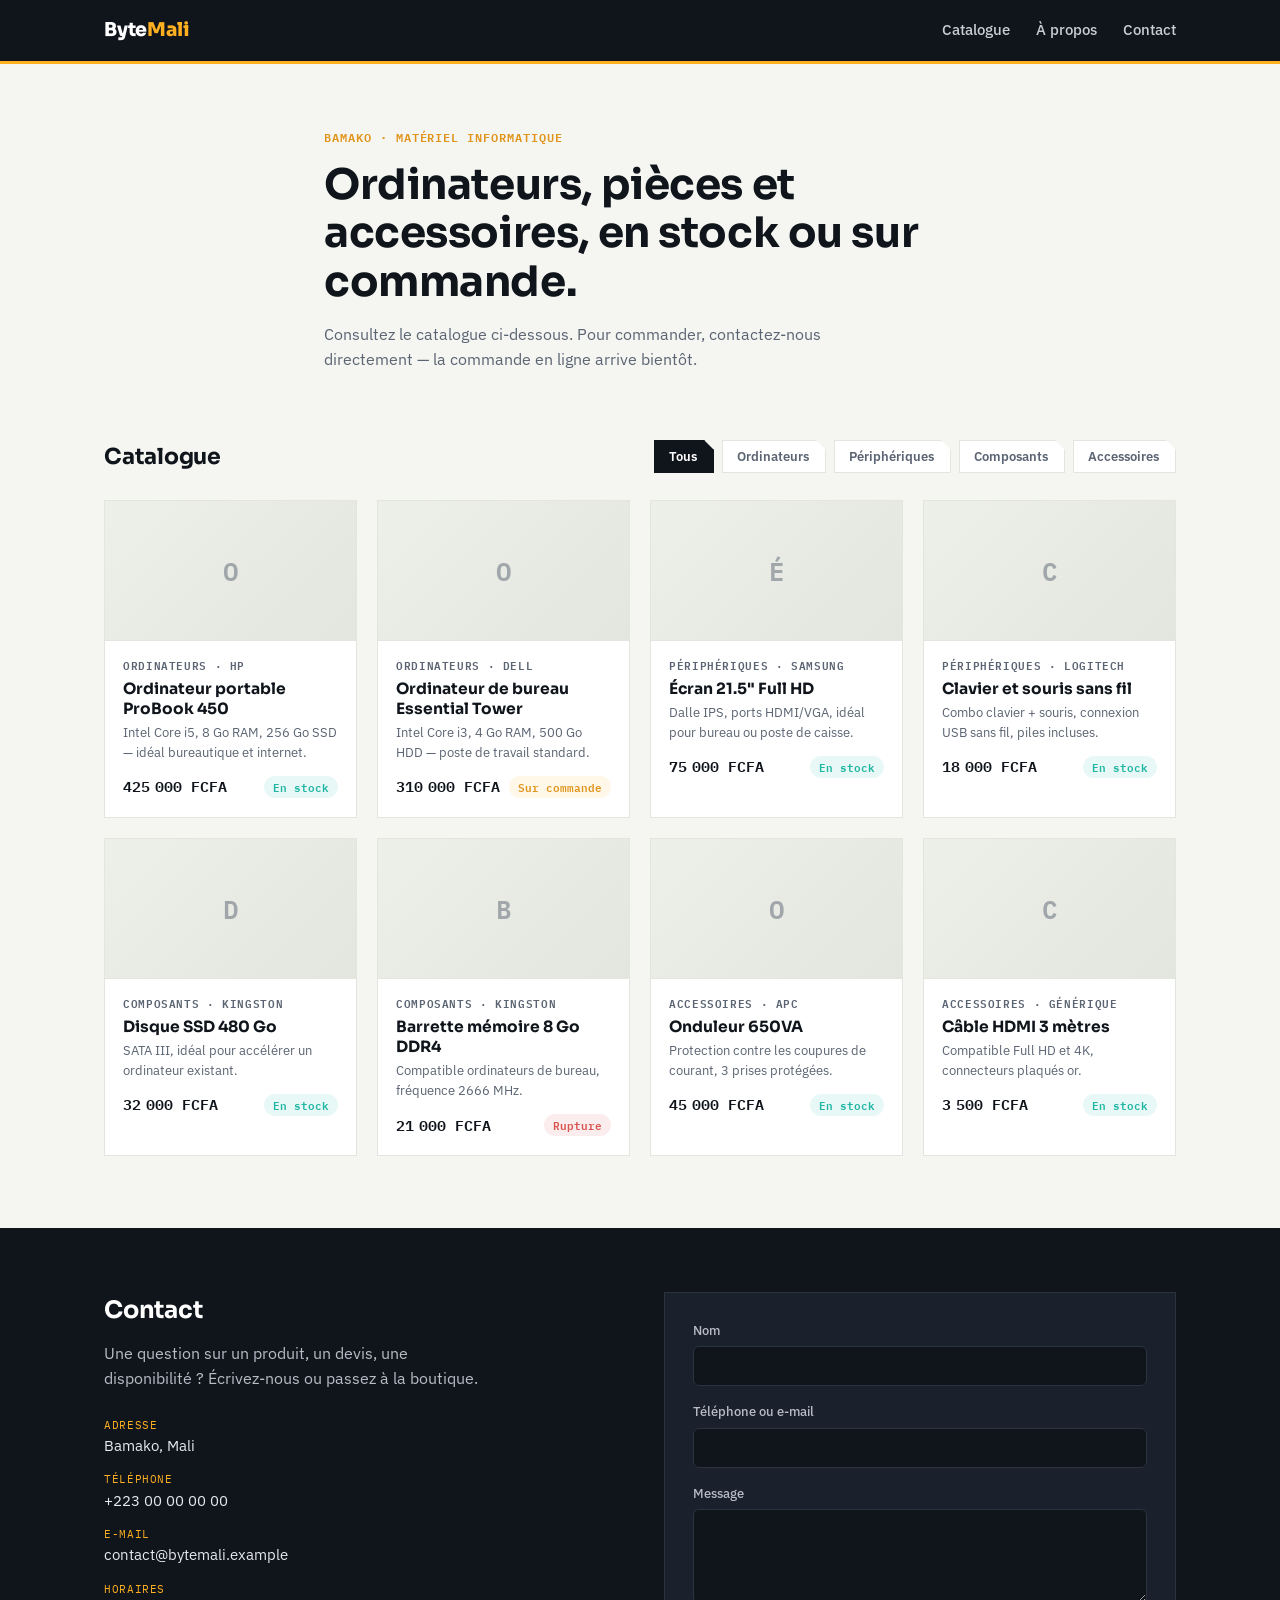
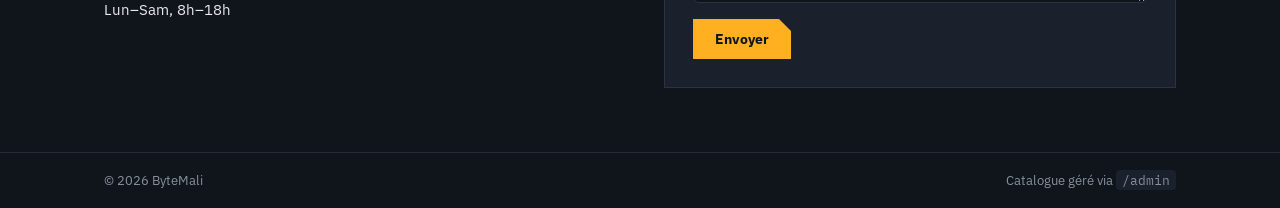
<file: site-vente-materiel/site-vente-materiel/index.html>
<!DOCTYPE html>
<html lang="fr">
<head>
<meta charset="UTF-8">
<meta name="viewport" content="width=device-width, initial-scale=1.0">
<title>ByteMali — Matériel informatique</title>
<meta name="description" content="Ordinateurs, périphériques, composants et accessoires informatiques à Bamako.">
<link rel="preconnect" href="https://fonts.googleapis.com">
<link href="https://fonts.googleapis.com/css2?family=Sora:wght@600;700;800&family=IBM+Plex+Sans:wght@400;500;600&family=IBM+Plex+Mono:wght@500;600&display=swap" rel="stylesheet">
<link rel="stylesheet" href="style.css">
</head>
<body>

<header class="site-header">
  <div class="wrap header-inner">
    <a href="#top" class="logo">Byte<span>Mali</span></a>
    <nav class="main-nav">
      <a href="#catalogue">Catalogue</a>
      <a href="apropos.html">À propos</a>
      <a href="#contact">Contact</a>
    </nav>
  </div>
</header>

<main id="top">

  <section class="intro">
    <div class="wrap intro-inner">
      <p class="eyebrow">Bamako · Matériel informatique</p>
      <h1>Ordinateurs, pièces et accessoires, en stock ou sur commande.</h1>
      <p class="intro-sub">Consultez le catalogue ci-dessous. Pour commander, contactez-nous directement — la commande en ligne arrive bientôt.</p>
    </div>
  </section>

  <section class="catalogue" id="catalogue">
    <div class="wrap">
      <div class="cat-head">
        <h2>Catalogue</h2>
        <div class="filters" id="filters"></div>
      </div>
      <div class="grid" id="productGrid"></div>
      <p class="empty-state" id="emptyState" hidden>Aucun produit dans cette catégorie pour le moment.</p>
    </div>
  </section>

  <section class="contact" id="contact">
    <div class="wrap contact-inner">
      <div class="contact-info">
        <h2>Contact</h2>
        <p>Une question sur un produit, un devis, une disponibilité&nbsp;? Écrivez-nous ou passez à la boutique.</p>
        <ul class="info-list">
          <li><span class="info-label">Adresse</span>Bamako, Mali</li>
          <li><span class="info-label">Téléphone</span>+223 00 00 00 00</li>
          <li><span class="info-label">E-mail</span>contact@bytemali.example</li>
          <li><span class="info-label">Horaires</span>Lun–Sam, 8h–18h</li>
        </ul>
      </div>

      <form class="contact-form" name="contact" method="POST" data-netlify="true">
        <input type="hidden" name="form-name" value="contact">
        <label>
          Nom
          <input type="text" name="nom" required>
        </label>
        <label>
          Téléphone ou e-mail
          <input type="text" name="coordonnees" required>
        </label>
        <label>
          Message
          <textarea name="message" rows="4" required></textarea>
        </label>
        <button type="submit" class="btn-primary">Envoyer</button>
      </form>
    </div>
  </section>

</main>

<footer class="site-footer">
  <div class="wrap footer-inner">
    <span>© <span id="year"></span> ByteMali</span>
    <span class="footer-note">Catalogue géré via <code>/admin</code></span>
  </div>
</footer>

<script src="script.js"></script>

<!-- Nécessaire pour que les liens d'invitation/mot de passe de l'administration fonctionnent -->
<script src="https://identity.netlify.com/v1/netlify-identity-widget.js"></script>
<script>
  if (window.netlifyIdentity) {
    window.netlifyIdentity.on("init", user => {});
    window.netlifyIdentity.on("login", () => {
      window.location.href = "/admin/";
    });
  }
</script>
</body>
</html>
</file>
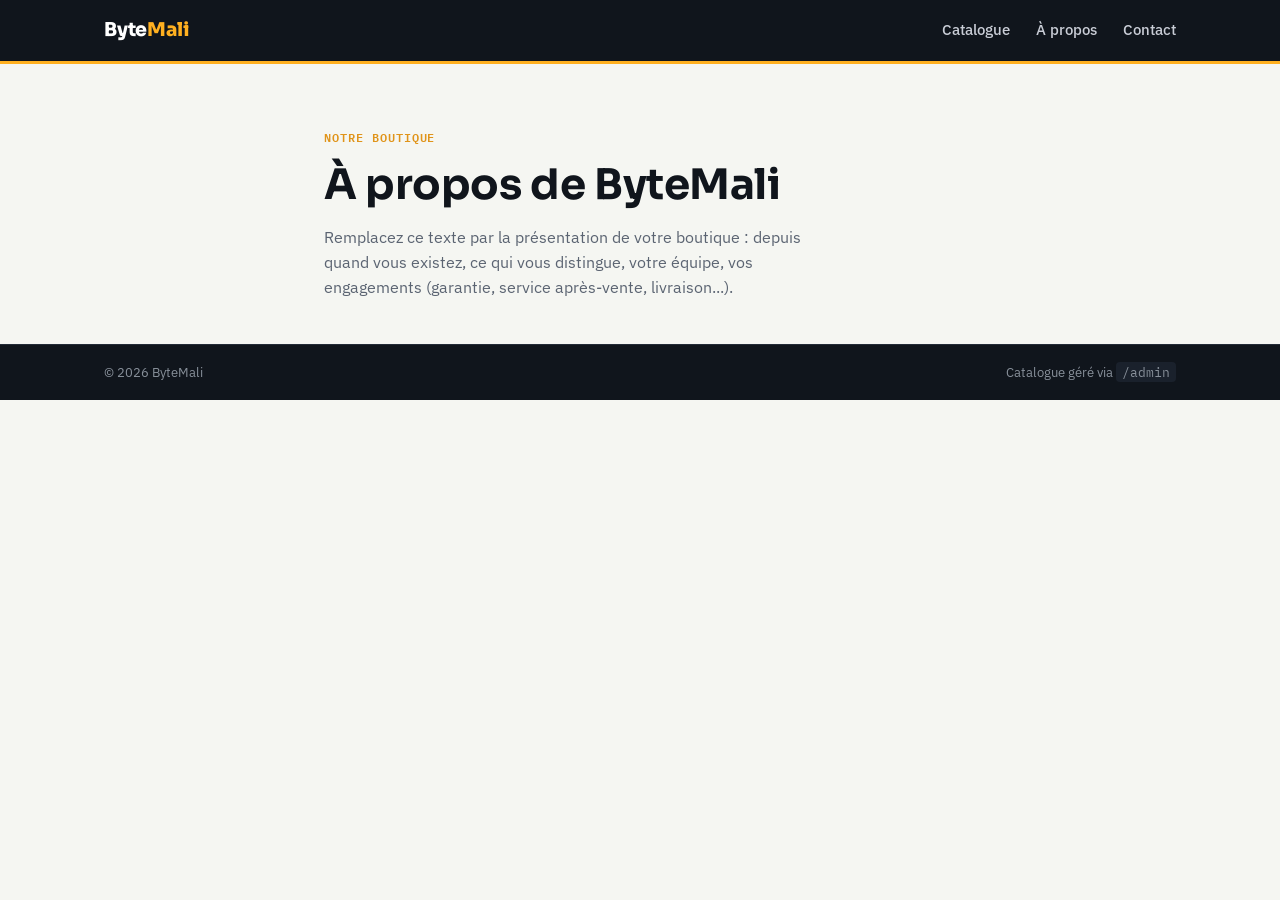
<file: site-vente-materiel/site-vente-materiel/apropos.html>
<!DOCTYPE html>
<html lang="fr">
<head>
<meta charset="UTF-8">
<meta name="viewport" content="width=device-width, initial-scale=1.0">
<title>À propos — ByteMali</title>
<meta name="description" content="À propos de ByteMali, matériel informatique à Bamako.">
<link rel="preconnect" href="https://fonts.googleapis.com">
<link href="https://fonts.googleapis.com/css2?family=Sora:wght@600;700;800&family=IBM+Plex+Sans:wght@400;500;600&family=IBM+Plex+Mono:wght@500;600&display=swap" rel="stylesheet">
<link rel="stylesheet" href="style.css">
</head>
<body>

<header class="site-header">
  <div class="wrap header-inner">
    <a href="index.html" class="logo">Byte<span>Mali</span></a>
    <nav class="main-nav">
      <a href="index.html#catalogue">Catalogue</a>
      <a href="apropos.html">À propos</a>
      <a href="index.html#contact">Contact</a>
    </nav>
  </div>
</header>

<main>
  <section class="intro">
    <div class="wrap intro-inner">
      <p class="eyebrow">Notre boutique</p>
      <h1>À propos de ByteMali</h1>
      <p class="intro-sub">
        Remplacez ce texte par la présentation de votre boutique : depuis
        quand vous existez, ce qui vous distingue, votre équipe, vos
        engagements (garantie, service après-vente, livraison...).
      </p>
    </div>
  </section>
</main>

<footer class="site-footer">
  <div class="wrap footer-inner">
    <span>© <span id="year"></span> ByteMali</span>
    <span class="footer-note">Catalogue géré via <code>/admin</code></span>
  </div>
</footer>

<script>document.getElementById("year").textContent = new Date().getFullYear();</script>
</body>
</html>
</file>
<file: site-vente-materiel/site-vente-materiel/style.css>
:root{
  --bg:#F5F6F2;
  --panel:#FFFFFF;
  --ink:#10151C;
  --ink-soft:#5B6472;
  --line:#E3E5DF;
  --amber:#FFB020;
  --amber-deep:#E0941A;
  --teal:#1FB6A3;
  --red:#D9534F;
  --radius:10px;
  --notch:16px;
  --font-display:'Sora',sans-serif;
  --font-body:'IBM Plex Sans',sans-serif;
  --font-mono:'IBM Plex Mono',monospace;
}

*{box-sizing:border-box;margin:0;padding:0;}
html{scroll-behavior:smooth;}
body{
  background:var(--bg);
  color:var(--ink);
  font-family:var(--font-body);
  line-height:1.55;
  -webkit-font-smoothing:antialiased;
}
.wrap{max-width:1120px;margin:0 auto;padding:0 24px;}
a{color:inherit;text-decoration:none;}
h1,h2{font-family:var(--font-display);letter-spacing:-0.01em;}
:focus-visible{outline:2px solid var(--amber-deep);outline-offset:3px;}

/* signature: chamfered corner, evokes a connector notch */
.chamfer{
  clip-path:polygon(0 0, calc(100% - var(--notch)) 0, 100% var(--notch), 100% 100%, 0 100%);
}

/* ---------- Header ---------- */
.site-header{
  position:sticky;top:0;z-index:20;
  background:var(--ink);
  border-bottom:3px solid var(--amber);
}
.header-inner{
  display:flex;align-items:center;justify-content:space-between;
  padding:16px 24px;
}
.logo{
  font-family:var(--font-display);font-weight:800;font-size:19px;
  color:#fff;letter-spacing:-0.01em;
}
.logo span{color:var(--amber);}
.main-nav{display:flex;gap:26px;}
.main-nav a{
  color:#C9CDD6;font-weight:500;font-size:14.5px;
  transition:color .15s;
}
.main-nav a:hover{color:#fff;}

/* ---------- Intro ---------- */
.intro{padding:64px 0 44px 0;}
.intro-inner{max-width:680px;}
.eyebrow{
  font-family:var(--font-mono);font-size:12px;font-weight:600;
  color:var(--amber-deep);text-transform:uppercase;letter-spacing:.08em;
  margin-bottom:14px;
}
.intro h1{
  font-size:clamp(28px,4vw,42px);font-weight:700;line-height:1.15;
  margin-bottom:16px;
}
.intro-sub{color:var(--ink-soft);font-size:16px;max-width:52ch;}

/* ---------- Catalogue ---------- */
.catalogue{padding:24px 0 72px 0;}
.cat-head{
  display:flex;justify-content:space-between;align-items:center;
  flex-wrap:wrap;gap:14px;margin-bottom:26px;
}
.cat-head h2{font-size:22px;font-weight:700;}
.filters{display:flex;gap:8px;flex-wrap:wrap;}
.filter-chip{
  font-family:var(--font-body);font-size:13px;font-weight:600;
  padding:7px 16px 7px 14px;
  background:var(--panel);border:1px solid var(--line);
  color:var(--ink-soft);cursor:pointer;
  clip-path:polygon(0 0, calc(100% - 10px) 0, 100% 10px, 100% 100%, 0 100%);
}
.filter-chip:hover{border-color:var(--amber-deep);color:var(--ink);}
.filter-chip.active{
  background:var(--ink);color:#fff;border-color:var(--ink);
}

.grid{
  display:grid;
  grid-template-columns:repeat(auto-fill, minmax(240px,1fr));
  gap:20px;
}
.card{
  background:var(--panel);
  border:1px solid var(--line);
  padding:0 0 18px 0;
  overflow:hidden;
  transition:transform .15s ease, box-shadow .15s ease;
}
.card:hover{transform:translateY(-3px);box-shadow:0 10px 24px -12px rgb(16 21 28 / 0.18);}

.card-media{
  height:140px;
  background:linear-gradient(135deg, #EDEFE9, #E3E6DE);
  display:flex;align-items:center;justify-content:center;
  border-bottom:1px solid var(--line);
  position:relative;
}
.card-media img{width:100%;height:100%;object-fit:cover;}
.card-media .fallback{
  font-family:var(--font-mono);font-size:26px;font-weight:600;
  color:var(--ink-soft);opacity:.5;
}

.card-body{padding:16px 18px 0 18px;}
.card-cat{
  font-family:var(--font-mono);font-size:10.5px;font-weight:600;
  color:var(--ink-soft);text-transform:uppercase;letter-spacing:.06em;
}
.card-name{
  font-family:var(--font-display);font-size:15.5px;font-weight:700;
  margin:6px 0 4px 0;line-height:1.3;
}
.card-desc{font-size:13px;color:var(--ink-soft);margin-bottom:12px;}
.card-foot{
  display:flex;justify-content:space-between;align-items:center;
  padding:0 18px;margin-top:auto;
}
.card-price{font-family:var(--font-mono);font-weight:600;font-size:15px;}
.stock-badge{
  font-family:var(--font-mono);font-size:10.5px;font-weight:600;
  padding:3px 9px;border-radius:20px;
}
.stock-badge.instock{background:#1FB6A31A;color:var(--teal);}
.stock-badge.order{background:#FFB0201A;color:var(--amber-deep);}
.stock-badge.out{background:#D9534F1A;color:var(--red);}

.empty-state{color:var(--ink-soft);font-size:14px;padding:20px 0;}

/* ---------- Contact ---------- */
.contact{background:var(--ink);color:#fff;padding:64px 0;}
.contact-inner{
  display:grid;grid-template-columns:1fr 1fr;gap:48px;
}
.contact h2{font-size:24px;margin-bottom:12px;color:#fff;}
.contact-info p{color:#B7BCC6;max-width:40ch;margin-bottom:26px;}
.info-list{list-style:none;display:flex;flex-direction:column;gap:14px;}
.info-list li{font-size:14.5px;color:#E6E8EC;}
.info-label{
  display:block;font-family:var(--font-mono);font-size:10.5px;
  color:var(--amber);text-transform:uppercase;letter-spacing:.06em;margin-bottom:2px;
}

.contact-form{
  background:#1A212C;padding:28px;border:1px solid #2A3340;
  display:flex;flex-direction:column;gap:16px;
}
.contact-form label{
  font-size:12.5px;color:#B7BCC6;display:flex;flex-direction:column;gap:6px;font-weight:500;
}
.contact-form input, .contact-form textarea{
  background:#10151C;border:1px solid #2A3340;color:#fff;
  padding:10px 12px;font-family:var(--font-body);font-size:14px;
  border-radius:6px;resize:vertical;
}
.contact-form input:focus, .contact-form textarea:focus{border-color:var(--amber);outline:none;}

.btn-primary{
  align-self:flex-start;
  background:var(--amber);color:var(--ink);
  border:none;padding:11px 22px;
  font-family:var(--font-body);font-weight:700;font-size:14px;
  cursor:pointer;
  clip-path:polygon(0 0, calc(100% - 12px) 0, 100% 12px, 100% 100%, 0 100%);
  transition:background .15s;
}
.btn-primary:hover{background:var(--amber-deep);}

/* ---------- Footer ---------- */
.site-footer{background:var(--ink);border-top:1px solid #232B37;padding:18px 0;}
.footer-inner{
  display:flex;justify-content:space-between;flex-wrap:wrap;gap:8px;
  font-size:12.5px;color:#88909A;
}
.footer-note code{
  font-family:var(--font-mono);background:#1A212C;padding:2px 6px;border-radius:4px;
}

/* ---------- Responsive ---------- */
@media (max-width: 720px){
  .contact-inner{grid-template-columns:1fr;}
  .header-inner{padding:14px 20px;}
  .main-nav{gap:18px;}
}

@media (prefers-reduced-motion: reduce){
  html{scroll-behavior:auto;}
  .card{transition:none;}
}
</file>
